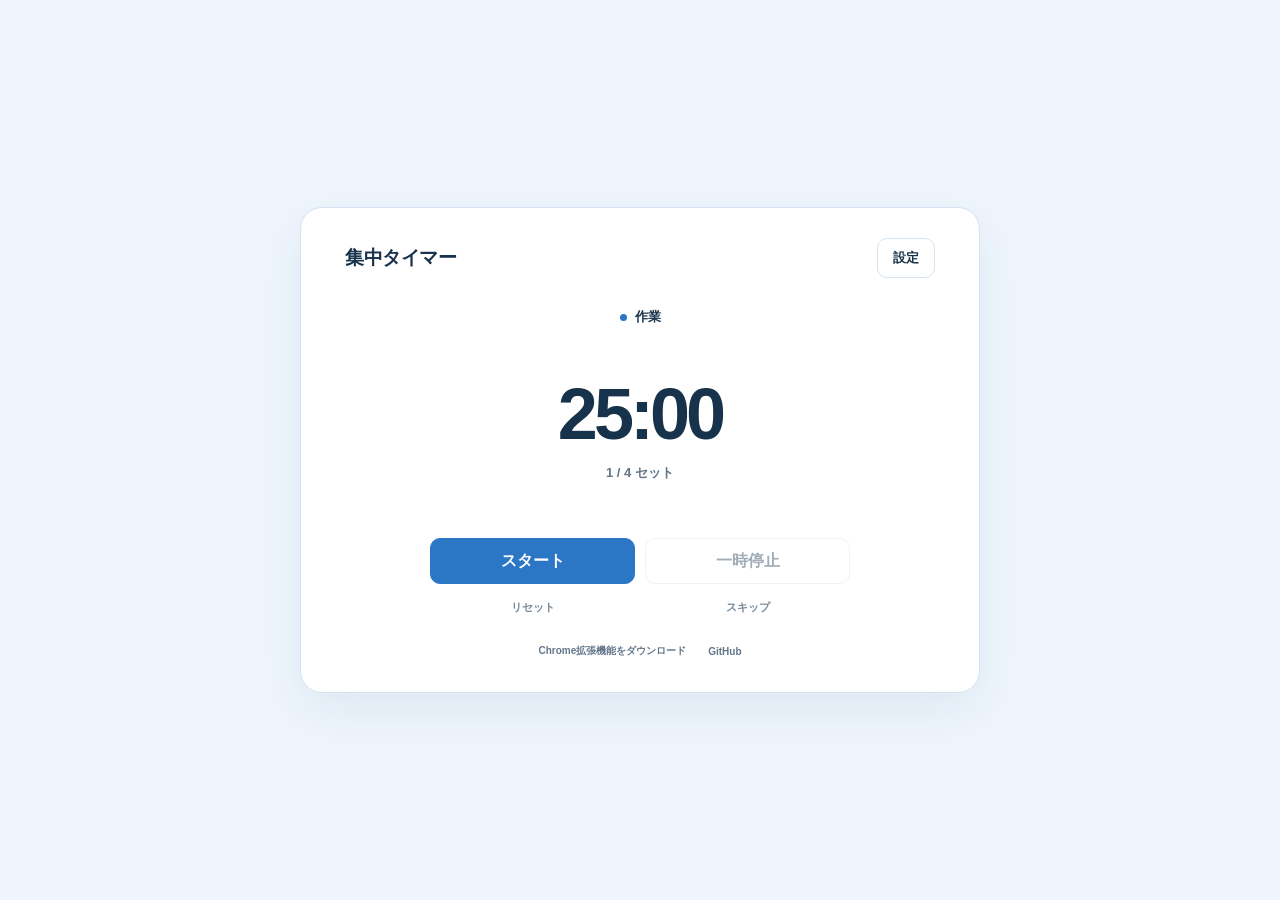
<file: web-app/index.html>
<!doctype html>
<html lang="ja">
<head>
  <meta charset="utf-8">
  <meta name="viewport" content="width=device-width,initial-scale=1">
  <meta name="theme-color" content="#2b77c5">
  <title>集中タイマー</title>
  <link rel="icon" href="icon.svg" type="image/svg+xml">
  <link rel="stylesheet" href="style.css">
</head>
<body>
  <main class="app">
    <header class="header">
      <h1>集中タイマー</h1>
      <button id="settingsToggle" class="link-button" type="button">設定</button>
    </header>

    <section id="timerView">
      <div class="phase-row"><span id="phaseLabel" class="phase-label">作業</span></div>
      <div class="timer-block" aria-live="polite">
        <div id="timeDisplay" class="time-display">25:00</div><div id="setLabel" class="set-label">1 / 4 セット</div>
      </div>
      <div class="primary-actions">
        <button id="startPauseButton" class="primary-button" type="button">スタート</button>
        <button id="pauseButton" class="secondary-button" type="button" disabled>一時停止</button>
      </div>
      <div class="secondary-actions">
        <button id="resetButton" class="link-button" type="button">リセット</button>
        <button id="skipButton" class="link-button" type="button">スキップ</button>
      </div>
    </section>

    <section id="settingsView" hidden>
      <div class="settings-heading"><h2>設定</h2></div>
      <form id="settingsForm">
        <div class="setting-section">
          <div class="duration-grid">
            <label><span class="duration-label">作業 <small>分</small></span><span class="number-stepper"><button class="step-button" type="button" data-target="workMinutes" data-delta="-1" aria-label="作業時間を減らす">−</button><input id="workMinutes" type="number" min="1" max="180" required aria-label="作業時間（分）"><button class="step-button" type="button" data-target="workMinutes" data-delta="1" aria-label="作業時間を増やす">＋</button></span></label>
            <label><span class="duration-label">休憩 <small>分</small></span><span class="number-stepper"><button class="step-button" type="button" data-target="breakMinutes" data-delta="-1" aria-label="休憩時間を減らす">−</button><input id="breakMinutes" type="number" min="1" max="60" required aria-label="休憩時間（分）"><button class="step-button" type="button" data-target="breakMinutes" data-delta="1" aria-label="休憩時間を増やす">＋</button></span></label>
            <label><span class="duration-label">セット <small>回</small></span><span class="number-stepper"><button class="step-button" type="button" data-target="totalSets" data-delta="-1" aria-label="セット数を減らす">−</button><input id="totalSets" type="number" min="1" max="12" required aria-label="セット数（回）"><button class="step-button" type="button" data-target="totalSets" data-delta="1" aria-label="セット数を増やす">＋</button></span></label>
          </div>
        </div>

        <div class="setting-section sound-settings">
          <label class="setting-row">開始音<span><select id="alarmSound"><option value="classic">クラシック</option><option value="digital">デジタル</option><option value="gentle">ジェントル</option><option value="bell">ベル</option><option value="crystal">クリスタル</option></select><button id="testSound" type="button" aria-label="開始音を試聴">▶</button></span></label>
          <label class="setting-row">休憩音<span><select id="birdSound"><option value="uguisu">ウグイス</option><option value="robin">コマドリ</option><option value="tit">シジュウカラ</option><option value="cuckoo">カッコウ</option><option value="sparrow">スズメ</option></select><button id="testBird" type="button" aria-label="休憩音を試聴">▶</button></span></label>
        </div>

        <div class="setting-section theme-row">
          <strong>テーマ</strong>
          <div class="palette" role="radiogroup" aria-label="テーマカラー">
            <label style="--color:#2b77c5" title="アルパインブルー"><input type="radio" name="theme" value="alpine"><span></span></label>
            <label style="--color:#2f7c5d" title="フォレストグリーン"><input type="radio" name="theme" value="forest"><span></span></label>
            <label style="--color:#d36c33" title="サンライズオレンジ"><input type="radio" name="theme" value="sunrise"><span></span></label>
            <label style="--color:#5c64d6" title="トワイライトインディゴ"><input type="radio" name="theme" value="twilight"><span></span></label>
            <label style="--color:#c45f88" title="サクラローズ"><input type="radio" name="theme" value="sakura"><span></span></label>
          </div>
        </div>

        <div class="setting-section toggles">
          <label>サウンド<input id="soundEnabled" type="checkbox"></label>
          <label><span>通知 <small id="notificationStatus" class="notification-status" role="status"></small></span><input id="notificationsEnabled" type="checkbox"></label>
        </div>
        <button class="primary-button save-button" type="submit">保存</button>
      </form>
    </section>

    <footer class="download-area">
      <button id="downloadExtension" class="download-button" type="button">Chrome拡張機能をダウンロード</button>
      <a class="github-button" href="https://github.com/ryouy/pomodoro-chrome-extension" target="_blank" rel="noopener noreferrer">GitHub</a>
    </footer>
  </main>
  <script src="download.js"></script>
  <script src="app.js"></script>
</body>
</html>
</file>
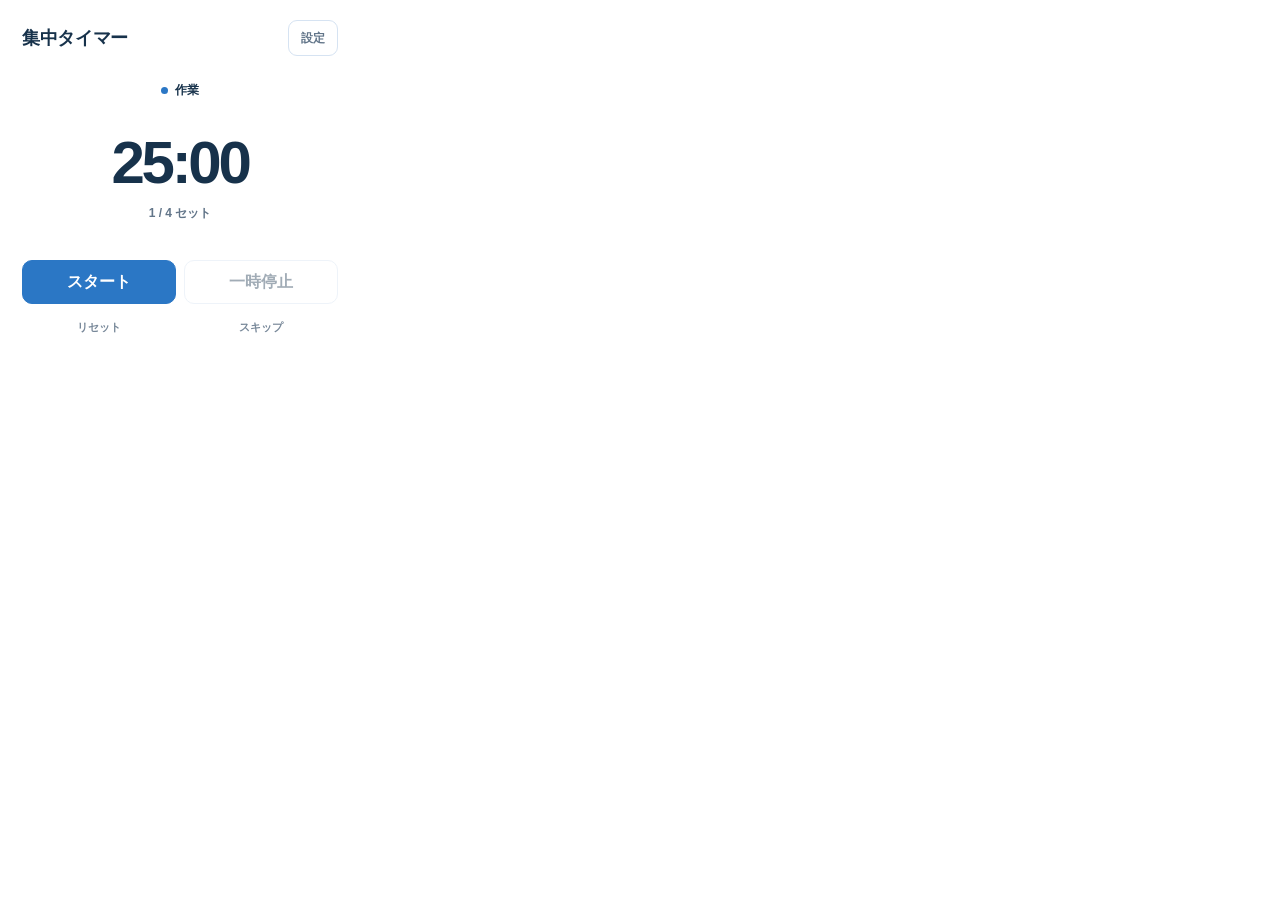
<file: popup.html>
<!doctype html>
<html lang="ja">
<head>
  <meta charset="utf-8">
  <meta name="viewport" content="width=device-width, initial-scale=1">
  <title>シンプル・ポモドーロ</title>
  <link rel="stylesheet" href="popup.css">
</head>
<body>
  <main class="app">
    <header class="header">
      <h1>集中タイマー</h1>
      <button id="settingsToggle" class="icon-button" type="button" aria-label="設定を開く" aria-expanded="false">設定</button>
    </header>

    <section id="timerView">
      <div class="phase-row"><span id="phaseLabel" class="phase-label">作業</span></div>

      <div class="timer-block" aria-live="polite">
        <div id="timeDisplay" class="time-display">25:00</div>
        <div id="setLabel" class="set-label">1 / 4 セット</div>
      </div>

      <div class="primary-actions">
        <button id="startPauseButton" class="primary-button" type="button">スタート</button>
        <button id="pauseButton" class="secondary-button" type="button" disabled>一時停止</button>
      </div>
      <div class="secondary-actions">
        <button id="resetButton" class="text-button" type="button">リセット</button>
        <button id="skipButton" class="text-button" type="button">スキップ</button>
      </div>
    </section>

    <section id="settingsView" class="settings-panel" hidden>
      <div class="settings-heading">
        <h2>設定</h2>
        <span class="settings-heading-meta">
          <a href="https://pomodoro-chrome-extension.vercel.app/" target="_blank" rel="noopener noreferrer">ウェブ版</a>
        </span>
      </div>

      <form id="settingsForm">
        <div class="compact-section">
          
          <div class="duration-grid">
            <label>
              <span>作業 <small>分</small></span>
              <span class="number-stepper">
                <button class="step-button" type="button" data-target="workMinutes" data-delta="-1" aria-label="作業時間を1分減らす">−</button>
                <input id="workMinutes" type="number" min="1" max="180" step="1" required aria-label="作業時間（分）">
                <button class="step-button" type="button" data-target="workMinutes" data-delta="1" aria-label="作業時間を1分増やす">＋</button>
              </span>
            </label>
            <label>
              <span>休憩 <small>分</small></span>
              <span class="number-stepper">
                <button class="step-button" type="button" data-target="breakMinutes" data-delta="-1" aria-label="休憩時間を1分減らす">−</button>
                <input id="breakMinutes" type="number" min="1" max="60" step="1" required aria-label="休憩時間（分）">
                <button class="step-button" type="button" data-target="breakMinutes" data-delta="1" aria-label="休憩時間を1分増やす">＋</button>
              </span>
            </label>
            <label>
              <span>セット <small>回</small></span>
              <span class="number-stepper">
                <button class="step-button" type="button" data-target="totalSets" data-delta="-1" aria-label="セット数を1回減らす">−</button>
                <input id="totalSets" type="number" min="1" max="12" step="1" required aria-label="セット数（回）">
                <button class="step-button" type="button" data-target="totalSets" data-delta="1" aria-label="セット数を1回増やす">＋</button>
              </span>
            </label>
          </div>
        </div>

        <div class="compact-section sound-section">
          
          <label class="compact-field">
            <span>開始音</span>
            <span class="select-with-test">
            <select id="alarmSound">
              <option value="classic">クラシック</option>
              <option value="digital">デジタル</option>
              <option value="gentle">ジェントル</option>
              <option value="bell">ベル</option>
              <option value="crystal">クリスタル</option>
            </select>
              <button id="testSoundButton" class="test-button" type="button" aria-label="開始音を試聴" title="試聴">▶</button>
            </span>
          </label>
          <label class="compact-field">
            <span>休憩音</span>
            <span class="select-with-test">
              <select id="birdSound">
                <option value="uguisu">ウグイス</option>
                <option value="robin">コマドリ</option>
                <option value="tit">シジュウカラ</option>
                <option value="cuckoo">カッコウ</option>
                <option value="sparrow">スズメ</option>
              </select>
              <button id="testBirdButton" class="test-button" type="button" aria-label="鳥の声を試聴" title="試聴">▶</button>
            </span>
          </label>
        </div>

        <div class="compact-section">
          <div class="theme-row">
            <span class="section-label">テーマ</span>
            <div class="theme-palette" role="radiogroup" aria-label="テーマカラー">
              <label class="theme-swatch" style="--swatch: #2b77c5" title="アルパインブルー">
                <input type="radio" name="theme" value="alpine" aria-label="アルパインブルー">
                <span aria-hidden="true"></span>
              </label>
              <label class="theme-swatch" style="--swatch: #2f7c5d" title="フォレストグリーン">
                <input type="radio" name="theme" value="forest" aria-label="フォレストグリーン">
                <span aria-hidden="true"></span>
              </label>
              <label class="theme-swatch" style="--swatch: #d36c33" title="サンライズオレンジ">
                <input type="radio" name="theme" value="sunrise" aria-label="サンライズオレンジ">
                <span aria-hidden="true"></span>
              </label>
              <label class="theme-swatch" style="--swatch: #5c64d6" title="トワイライトインディゴ">
                <input type="radio" name="theme" value="twilight" aria-label="トワイライトインディゴ">
                <span aria-hidden="true"></span>
              </label>
              <label class="theme-swatch" style="--swatch: #c45f88" title="サクラローズ">
                <input type="radio" name="theme" value="sakura" aria-label="サクラローズ">
                <span aria-hidden="true"></span>
              </label>
            </div>
          </div>
        </div>

        <div class="compact-section toggles-section">
          <label class="toggle-row"><span>音を鳴らす</span><input id="soundEnabled" class="toggle" type="checkbox"></label>
          <label class="toggle-row"><span>通知 <small id="notificationStatus" class="notification-status" role="status"></small></span><input id="notificationsEnabled" class="toggle" type="checkbox"></label>
        </div>

        <button class="primary-button save-button" type="submit">保存</button>
      </form>
    </section>
  </main>

  <script src="popup.js"></script>
</body>
</html>
</file>
<file: web-app/style.css>
:root{font-family:-apple-system,BlinkMacSystemFont,"Segoe UI","Noto Sans JP",sans-serif;color-scheme:light;--ink:#17324b;--muted:#627589;--surface:#fff;--soft:#eef5fd;--line:#d6e3f2;--accent:#2b77c5;--dark:#205f9d;--break:#3a9b78;--complement:#d4883a}*{box-sizing:border-box}body{min-height:100vh;margin:0;display:grid;place-items:center;color:var(--ink);background:var(--soft)}button,input,select{font:inherit}button{cursor:pointer}.app{width:min(680px,calc(100% - 40px));margin:28px 0;padding:30px 44px;border:1px solid var(--line);border-radius:22px;background:var(--surface);box-shadow:0 18px 50px #17324b12}.header,.settings-heading,.setting-row,.theme-row,.toggles label{display:flex;align-items:center;justify-content:space-between}.header{margin-bottom:30px}h1,h2{margin:0;font-size:19px;letter-spacing:-.02em}.link-button{border:0;color:var(--muted);background:transparent;font-size:12px;font-weight:700}.timer-meta{display:flex;justify-content:center;gap:10px;color:var(--muted);font-size:13px;font-weight:650}.phase-label{color:var(--accent);font-weight:800}.phase-label.break{color:var(--break)}.timer-block{padding:52px 0 56px;text-align:center}.time-display{font-size:72px;font-variant-numeric:tabular-nums;font-weight:720;letter-spacing:-.055em;line-height:1}#statusText{margin-top:12px;color:var(--muted);font-size:13px}.primary-actions{display:grid;grid-template-columns:1.5fr 1fr;gap:10px;max-width:420px;margin:auto}.primary-button,.secondary-button{min-height:46px;border-radius:10px;font-weight:750}.primary-button{border:1px solid var(--accent);color:#fff;background:var(--accent)}.primary-button:hover{border-color:var(--dark);background:var(--dark)}.secondary-button{border:1px solid var(--line);color:var(--ink);background:#fff}.secondary-button:hover{background:var(--soft)}.skip-button{display:block;margin:11px auto 0}.settings-heading{align-items:baseline;margin-bottom:8px}.settings-heading small{color:var(--muted);font-size:10px}#settingsView{max-width:560px;margin:auto}.setting-section{padding:14px 0;border-bottom:1px solid var(--line);font-size:12px}.setting-section>strong{display:block;margin-bottom:8px;color:var(--muted);font-size:11px}.duration-grid{display:grid;grid-template-columns:repeat(3,1fr);gap:10px}.duration-grid label{display:grid;gap:5px;color:var(--muted);font-size:11px;font-weight:650}.duration-grid label>span{display:flex;align-items:center;height:42px;padding-right:10px;border:1px solid var(--line);border-radius:9px;background:#fff}.duration-grid input{width:100%;min-width:0;border:0;padding:0 8px;outline:0;color:var(--ink);background:transparent;font-size:16px;font-weight:750;text-align:center}.duration-grid small{font-size:10px}.setting-row{min-height:40px;font-weight:650}.setting-row>span{display:flex;gap:6px}.setting-row select{width:180px;min-height:34px;padding:0 8px;border:1px solid var(--line);border-radius:8px;color:var(--ink);background:#fff;font-size:12px}.setting-row button{width:34px;height:34px;border:1px solid var(--line);border-radius:8px;padding-left:2px;color:var(--accent);background:#fff;font-size:10px}.theme-row{min-height:58px}.theme-row>strong{margin:0}.palette{display:flex;gap:12px}.palette label{position:relative;display:grid;width:30px;height:30px;cursor:pointer;place-items:center}.palette input{position:absolute;width:1px;height:1px;opacity:0}.palette span{width:21px;height:21px;border:3px solid #fff;border-radius:50%;background:var(--color);box-shadow:0 0 0 1px var(--line)}.palette input:checked+span{transform:scale(1.1);box-shadow:0 0 0 2px #fff,0 0 0 4px var(--color)}.palette input:checked+span:after{display:block;color:#fff;content:"✓";font-size:11px;font-weight:900;line-height:15px;text-align:center}.toggles{display:grid;grid-template-columns:1fr 1fr;gap:28px}.toggles label{min-height:38px;font-weight:650}.toggles input{width:34px;height:19px;accent-color:var(--accent)}.save-button{width:100%;margin-top:12px}.download-area{max-width:420px;margin:22px auto 0;padding-top:16px;border-top:1px solid var(--line);text-align:center}.download-button{width:100%;min-height:42px;border:1px solid var(--line);border-radius:10px;color:var(--muted);background:#fff;font-size:12px;font-weight:700}.download-button:hover{color:var(--accent);border-color:var(--accent)}.download-area small{display:block;margin-top:7px;color:var(--muted);font-size:10px}[hidden]{display:none!important}@media(max-width:639px){body{place-items:start center}.app{width:min(380px,calc(100% - 24px));margin:12px 0;padding:20px 22px;border-radius:18px;box-shadow:none}.header{margin-bottom:26px}.timer-block{padding:38px 0 42px}.time-display{font-size:60px}.duration-grid{gap:6px}.setting-row select{width:154px}.palette{gap:9px}}

.duration-grid .duration-label{display:block;height:auto;padding:0 0 0 2px;border:0;background:transparent}.number-stepper{display:flex!important;height:52px!important;padding:0!important;overflow:hidden;border:1px solid var(--line)!important;border-radius:10px!important}.number-stepper:focus-within{border-color:var(--accent)!important;outline:2px solid color-mix(in srgb,var(--accent) 15%,transparent)}.number-stepper input{height:100%;padding:0!important;font-size:19px!important;appearance:textfield}.number-stepper input::-webkit-inner-spin-button,.number-stepper input::-webkit-outer-spin-button{appearance:none}.step-button{flex:0 0 46px;border:0;padding:0;color:var(--accent);background:var(--soft);font-size:22px}.step-button:first-child{border-right:1px solid var(--line)}.step-button:last-child{border-left:1px solid var(--line)}.step-button:hover{color:#fff;background:var(--accent)}.download-area{display:flex;align-items:center;justify-content:center;gap:14px;margin-top:18px;padding:0;border:0}.download-button,.github-button{width:auto;min-height:0;padding:4px;border:0;color:var(--muted);background:transparent;font-size:10px;font-weight:600}.github-button{text-decoration:none}.download-button:hover,.github-button:hover{color:var(--accent);background:transparent}.download-area small{display:none}@media(max-width:639px){.duration-grid{grid-template-columns:1fr;gap:9px}.duration-grid label{display:flex;align-items:center;justify-content:space-between}.number-stepper{width:230px}}

#settingsToggle{min-height:40px;padding:0 15px;border:1px solid var(--line);border-radius:10px;color:var(--ink);background:#fff;font-size:13px}#settingsToggle:hover{border-color:var(--accent);color:var(--accent)}.phase-row{display:flex;justify-content:center;font-size:13px}.phase-label{display:flex;align-items:center;gap:8px;color:var(--ink);font-weight:750}.phase-label:before{width:7px;height:7px;border-radius:50%;background:var(--accent);content:""}.phase-label.break:before{background:var(--break)}.set-label{margin-top:14px;color:var(--muted);font-size:13px;font-weight:650}.primary-actions{display:grid}.primary-actions .primary-button,.primary-actions .secondary-button{width:100%}.primary-actions button:disabled{cursor:default;opacity:.45}.secondary-actions{display:flex;justify-content:center;margin-top:11px}.secondary-actions .link-button{padding:5px 16px}.secondary-actions .link-button+.link-button{border-left:1px solid var(--line)}

.primary-actions,.secondary-actions{grid-template-columns:repeat(2,minmax(0,1fr));max-width:420px}.primary-actions{gap:10px}.primary-actions .primary-button:disabled{cursor:default;opacity:.72}.primary-actions .secondary-button:disabled{cursor:default;opacity:.4}.primary-actions .secondary-button.work-active{border-color:color-mix(in srgb,var(--complement) 38%,var(--line));background:color-mix(in srgb,var(--complement) 10%,#fff)}.primary-actions .secondary-button:not(:disabled):hover{border-color:var(--complement);color:var(--complement);background:color-mix(in srgb,var(--complement) 16%,#fff)}.secondary-actions{display:grid;gap:10px;margin:8px auto 0}.secondary-actions .link-button{width:100%;min-height:30px;border-radius:8px;padding:4px 16px;font-size:11px;font-weight:600;opacity:.86}.secondary-actions .link-button+.link-button{border-left:0}.secondary-actions .link-button:hover{color:var(--complement);background:color-mix(in srgb,var(--complement) 9%,#fff);opacity:1}.primary-actions button:focus-visible,.secondary-actions button:focus-visible{outline:2px solid color-mix(in srgb,var(--accent) 35%,transparent);outline-offset:2px}

.notification-status{margin-left:4px;color:var(--muted);font-size:9px;font-weight:500}
</file>
<file: popup.css>
:root {
  color-scheme: light;
  font-family: -apple-system, BlinkMacSystemFont, "Segoe UI", "Noto Sans JP", sans-serif;
  --ink: #17324b;
  --muted: #627589;
  --surface: #fff;
  --surface-soft: #eef5fd;
  --line: #d6e3f2;
  --accent: #2b77c5;
  --accent-dark: #205f9d;
  --complement: #d4883a;
  --break: #3a9b78;
}

* { box-sizing: border-box; }

body {
  width: 360px;
  margin: 0;
  color: var(--ink);
  background: var(--surface);
}

button, input, select { font: inherit; }
button { cursor: pointer; }

.app { padding: 20px 22px; }

.header {
  display: flex;
  align-items: center;
  justify-content: space-between;
  margin-bottom: 26px;
}

h1, h2 { margin: 0; font-size: 18px; letter-spacing: -.02em; }

.icon-button, .text-button {
  color: var(--muted);
  background: transparent;
  font-size: 12px;
  font-weight: 700;
}

.icon-button {
  min-height: 36px;
  border: 1px solid var(--line);
  border-radius: 9px;
  padding: 0 12px;
  background: #fff;
}

.text-button { border: 0; }

.icon-button:hover, .text-button:hover { color: var(--ink); }

.phase-row {
  display: flex;
  justify-content: center;
  font-size: 12px;
}

.phase-label { display: flex; align-items: center; gap: 7px; color: var(--ink); font-weight: 750; }
.phase-label::before { width: 7px; height: 7px; border-radius: 50%; background: var(--accent); content: ""; }
.phase-label.break { color: var(--break); }
.phase-label.break::before { background: var(--break); }

.timer-block { padding: 34px 0 38px; text-align: center; }

.time-display {
  font-size: 60px;
  font-variant-numeric: tabular-nums;
  font-weight: 720;
  letter-spacing: -.055em;
  line-height: 1;
}

.set-label { margin-top: 12px; color: var(--muted); font-size: 12px; font-weight: 650; }

.primary-actions { display: grid; grid-template-columns: repeat(2, minmax(0, 1fr)); gap: 8px; }
.primary-actions .primary-button, .primary-actions .secondary-button { width: 100%; }

.primary-button, .secondary-button {
  min-height: 44px;
  border-radius: 10px;
  font-weight: 750;
}

.primary-button { border: 1px solid var(--accent); color: #fff; background: var(--accent); }
.primary-button:hover { border-color: var(--accent-dark); background: var(--accent-dark); }
.secondary-button { border: 1px solid var(--line); color: var(--ink); background: #fff; }
.secondary-button.work-active {
  border-color: color-mix(in srgb, var(--complement) 38%, var(--line));
  background: color-mix(in srgb, var(--complement) 10%, var(--surface));
}
.secondary-button:not(:disabled):hover {
  border-color: var(--complement);
  color: var(--complement);
  background: color-mix(in srgb, var(--complement) 16%, var(--surface));
}
.primary-actions .primary-button:disabled { cursor: default; opacity: .72; }
.primary-actions .secondary-button:disabled { cursor: default; opacity: .4; }

.secondary-actions {
  display: grid;
  grid-template-columns: repeat(2, minmax(0, 1fr));
  gap: 8px;
  margin-top: 8px;
}
.secondary-actions .text-button {
  width: 100%;
  min-height: 30px;
  margin: 0;
  border-radius: 8px;
  padding: 4px 14px;
  font-size: 11px;
  font-weight: 600;
  opacity: .86;
}
.secondary-actions .text-button:hover {
  color: var(--complement);
  background: color-mix(in srgb, var(--complement) 9%, var(--surface));
  opacity: 1;
}
.primary-actions button:focus-visible, .secondary-actions button:focus-visible {
  outline: 2px solid color-mix(in srgb, var(--accent) 35%, transparent);
  outline-offset: 2px;
}

.settings-heading {
  display: flex;
  align-items: start;
  justify-content: space-between;
  margin-bottom: 8px;
}

.settings-heading-meta { display: grid; justify-items: end; gap: 2px; }
.settings-heading-meta a, .settings-heading-meta small { color: var(--muted); font-size: 10px; }
.settings-heading-meta a { font-weight: 650; text-decoration: none; }
.settings-heading-meta a:hover { color: var(--accent); }

.compact-section { padding: 13px 0; border-bottom: 1px solid var(--line); }
.section-label { margin-bottom: 8px; color: var(--muted); font-size: 11px; font-weight: 750; }

.duration-grid { display: grid; grid-template-columns: repeat(3, 1fr); gap: 6px; }

.duration-grid label {
  display: grid;
  gap: 5px;
  color: var(--muted);
  font-size: 11px;
  font-weight: 700;
}

.duration-grid label > span:first-child { padding-left: 2px; }
.duration-grid small { font-size: 9px; font-weight: 600; }

.number-stepper {
  display: flex;
  height: 44px;
  overflow: hidden;
  border: 1px solid var(--line);
  border-radius: 9px;
  background: #fff;
}

.number-stepper:focus-within, .compact-field select:focus {
  border-color: var(--accent);
  outline: 2px solid color-mix(in srgb, var(--accent) 15%, transparent);
}

.number-stepper input {
  width: 100%;
  min-width: 0;
  border: 0;
  padding: 0;
  outline: 0;
  color: var(--ink);
  background: transparent;
  font-size: 16px;
  font-weight: 750;
  text-align: center;
  appearance: textfield;
}

.number-stepper input::-webkit-inner-spin-button,
.number-stepper input::-webkit-outer-spin-button { appearance: none; }

.step-button {
  flex: 0 0 30px;
  border: 0;
  padding: 0;
  color: var(--accent);
  background: var(--surface-soft);
  font-size: 18px;
}

.step-button:first-child { border-right: 1px solid var(--line); }
.step-button:last-child { border-left: 1px solid var(--line); }
.step-button:hover { color: #fff; background: var(--accent); }

.sound-section .section-label { margin-bottom: 2px; }

.compact-field, .toggle-row, .theme-row {
  display: flex;
  align-items: center;
  justify-content: space-between;
  min-height: 38px;
  gap: 10px;
  font-size: 12px;
  font-weight: 650;
}

.select-with-test { display: flex; align-items: center; gap: 6px; }

.compact-field select {
  width: 164px;
  min-height: 34px;
  border: 1px solid var(--line);
  border-radius: 8px;
  padding: 0 8px;
  outline: 0;
  color: var(--ink);
  background: #fff;
  font-size: 12px;
}

.test-button {
  width: 34px;
  height: 34px;
  border: 1px solid var(--line);
  border-radius: 8px;
  padding: 0 0 0 2px;
  color: var(--accent);
  background: #fff;
  font-size: 10px;
}

.theme-palette { display: flex; align-items: center; gap: 10px; }

.theme-swatch {
  position: relative;
  display: grid;
  width: 30px;
  height: 30px;
  cursor: pointer;
  place-items: center;
}

.theme-swatch input { position: absolute; width: 1px; height: 1px; opacity: 0; }

.theme-swatch span {
  width: 21px;
  height: 21px;
  border: 3px solid #fff;
  border-radius: 50%;
  background: var(--swatch);
  box-shadow: 0 0 0 1px var(--line);
}

.theme-swatch input:checked + span {
  transform: scale(1.1);
  box-shadow: 0 0 0 2px #fff, 0 0 0 4px var(--swatch);
}

.theme-swatch input:checked + span::after {
  display: block;
  color: #fff;
  content: "✓";
  font-size: 11px;
  font-weight: 900;
  line-height: 15px;
  text-align: center;
}

.toggles-section { display: grid; grid-template-columns: 1fr 1fr; gap: 24px; }
.toggle { width: 34px; height: 19px; accent-color: var(--accent); }
.notification-status { margin-left: 4px; color: var(--muted); font-size: 9px; font-weight: 500; }

.save-button { width: 100%; margin-top: 12px; }

button:disabled { cursor: not-allowed; opacity: .5; }
[hidden] { display: none !important; }
</file>
